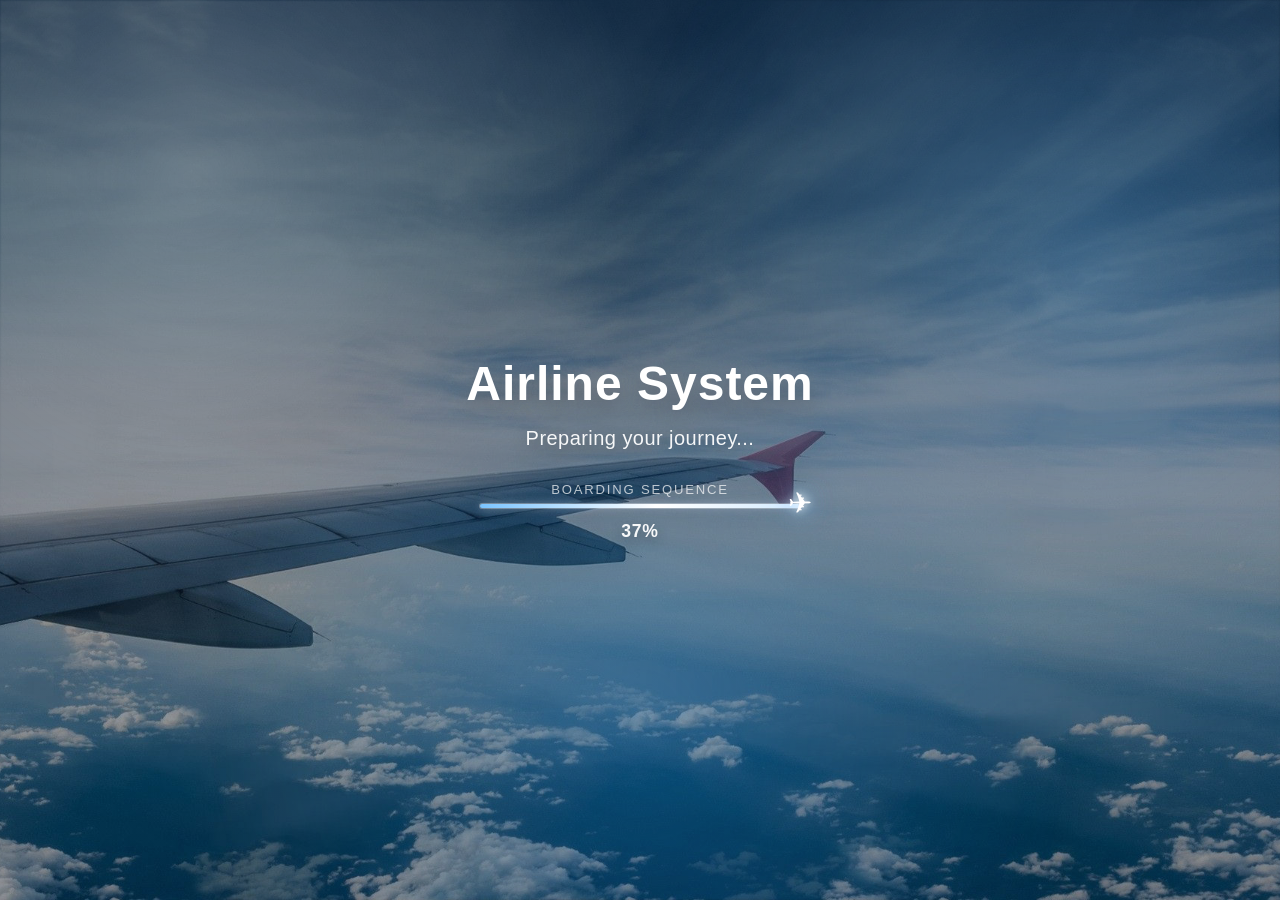
<file: index.html>
<!DOCTYPE html>
<html lang="en">
<head>
	<meta charset="UTF-8" />
	<meta name="viewport" content="width=device-width, initial-scale=1.0" />
	<title>Airline System - Loading</title>

	<!-- Bootstrap 5 (only for layout/alignment responsiveness) -->
	<link
		href="https://cdn.jsdelivr.net/npm/bootstrap@5.3.3/dist/css/bootstrap.min.css"
		rel="stylesheet"
		integrity="sha384-QWTKZyjpPEjISv5WaRU9OFeRpok6YctnYmDr5pNlyT2bRjXh0JMhjY6hW+ALEwIH"
		crossorigin="anonymous"
	/>

	<!-- Font Awesome (airplane icon) -->
	<link
		rel="stylesheet"
		href="https://cdnjs.cloudflare.com/ajax/libs/font-awesome/6.5.2/css/all.min.css"
		integrity="sha512-SnH5WK+bZxgPHs44uWix+LLJAJ9/2PkPKZ5QiAj6Ta86w+fsb2TkR4j8U5M7M2R5T9jpJ1rssZCvGSqtEtFPdA=="
		crossorigin="anonymous"
		referrerpolicy="no-referrer"
	/>

	<style>
		/* ===== Color system for a premium airline look ===== */
		:root {
			--air-dark-blue: #05254d;
			--air-sky-blue: #1f8ee6;
			--air-soft-blue: #7ac4ff;
			--air-haze-blue: rgba(40, 130, 210, 0.35);
			--air-overlay-dark: rgba(3, 18, 38, 0.72);
			--air-overlay-soft: rgba(3, 18, 38, 0.45);
			--air-white: #ffffff;
			--air-line-bg: rgba(255, 255, 255, 0.2);
			--air-line-fill: linear-gradient(90deg, #7ac4ff 0%, #ffffff 55%, #d4ebff 100%);
			--air-title-glow: rgba(122, 196, 255, 0.55);
			--air-plane-glow: rgba(255, 255, 255, 0.9);
		}

		* {
			box-sizing: border-box;
		}

		body {
			margin: 0;
			min-height: 100vh;
			font-family: "Segoe UI", "Trebuchet MS", Tahoma, sans-serif;
			color: var(--air-white);
			overflow: hidden;
			background-image: url("assests/images/loading.jpg");
			background-size: cover;
			background-position: center;
			background-repeat: no-repeat;
		}

		/* Full-screen stage: no card/box, content sits directly on the background */
		.loading-screen {
			position: relative;
			min-height: 100vh;
			width: 100%;
			padding: 2rem 1rem;
			animation: stageFade 0.9s ease forwards;
			opacity: 0;
		}

		/* Decorative soft beam for futuristic airport-dashboard feel */
		.loading-screen::before {
			content: "";
			position: absolute;
			inset: 0;
			background: linear-gradient(180deg, var(--air-overlay-dark) 0%, var(--air-overlay-soft) 70%);
			pointer-events: none;
		}

		/* Soft glow ring behind centered content */
		.loading-screen::after {
			content: "";
			position: absolute;
			inset: 0;
			background:
				radial-gradient(circle at 15% 20%, rgba(255, 255, 255, 0.25) 0%, rgba(255, 255, 255, 0) 35%),
				radial-gradient(circle at 85% 30%, rgba(122, 196, 255, 0.25) 0%, rgba(122, 196, 255, 0) 38%),
				radial-gradient(circle at 50% 80%, rgba(31, 142, 230, 0.25) 0%, rgba(31, 142, 230, 0) 45%);
			filter: blur(1px);
			pointer-events: none;
		}

		/* Centered content wrapper */
		.loading-content {
			position: relative;
			z-index: 2;
			gap: clamp(1.5rem, 3vh, 2.4rem);
		}


		/* ===== Title content placed directly on background ===== */
		.title-zone {
			position: relative;
			z-index: 2;
			margin: 0;
		}

		.project-title {
			margin: 0;
			font-weight: 700;
			letter-spacing: 1px;
			line-height: 1.2;
			font-size: clamp(1.55rem, 4vw, 3rem);
			text-shadow: 0 6px 20px rgba(0, 0, 0, 0.35), 0 0 22px rgba(255, 255, 255, 0.3);
			transition: text-shadow 0.3s ease;
			opacity: 0;
			animation: fadeUp 0.9s ease forwards;
		}

		.project-title:hover {
			text-shadow: 0 0 28px var(--air-title-glow);
		}

		.project-subtitle {
			margin: 0.65rem 0 0;
			font-size: clamp(0.95rem, 2.2vw, 1.25rem);
			font-weight: 500;
			letter-spacing: 0.45px;
			color: rgba(255, 255, 255, 0.94);
			text-shadow: 0 4px 16px rgba(0, 0, 0, 0.3);
			opacity: 0;
			animation: fadeUp 0.9s ease forwards;
			animation-delay: 0.18s;
		}

		/* ===== Loading line near bottom center ===== */
		.loading-zone {
			position: relative;
			width: min(55vw, 320px);
			z-index: 2;
		}

		/* Base runway/loading line */
        .progress-line {
            position: relative;
            height: 4px;
            border-radius: 999px;
            background: rgba(255, 255, 255, 0.18);
            box-shadow:
                0 0 0 1px rgba(255, 255, 255, 0.28),
                0 0 10px rgba(5, 37, 77, 0.35);
            animation: lineGlow 1.8s ease-in-out infinite;
            overflow: visible;
        }

		/* Fill grows from left to right for loading effect */
		.progress-fill {
			position: absolute;
			left: 0;
			top: 0;
			height: 100%;
			width: 0;
			border-radius: inherit;
			background: var(--air-line-fill);
			animation: fillRun 3s linear forwards;
			box-shadow: 0 0 10px rgba(255, 255, 255, 0.55);
		}

        .plane-icon {

            position: absolute;

            top: -22px;

            left: 0%;

            font-size: 1.8rem;

            color: white;

            z-index: 9999;

            text-shadow:
                0 0 10px white,
                0 0 20px #7ac4ff,
                0 0 30px rgba(122,196,255,0.8);

            animation: planeFly 3s linear forwards;
        }
        
		/* Percentage text below line */
		.loading-percent {
			position: relative;
			margin-top: 0.65rem;
			text-align: center;
			font-weight: 600;
			font-size: clamp(0.95rem, 2vw, 1.1rem);
			letter-spacing: 0.8px;
			color: rgba(255, 255, 255, 0.95);
			text-shadow: 0 4px 12px rgba(0, 0, 0, 0.28);
		}

		/* Optional loading label for clarity */
		.loading-label {
			margin: 0;
			font-size: 0.82rem;
			letter-spacing: 1.8px;
			text-transform: uppercase;
			color: rgba(255, 255, 255, 0.7);
		}

		/* ===== Keyframe animations ===== */
		@keyframes stageFade {
			to {
				opacity: 1;
			}
		}

		@keyframes fadeUp {
			from {
				opacity: 0;
				transform: translateY(10px);
			}
			to {
				opacity: 1;
				transform: translateY(0);
			}
		}

		@keyframes fillRun {
			from {
				width: 0;
			}
			to {
				width: 100%;
			}
		}
        @keyframes planeFly {

            0% {
                left: 0%;
                transform: translateX(-50%) translateY(0px);
            }

            50% {
                transform: translateX(-50%) translateY(-6px);
            }

            100% {
                left: 100%;
                transform: translateX(-50%) translateY(0px);
            }
        }

		@keyframes lineGlow {
			0%, 100% {
				box-shadow:
					0 0 0 1px rgba(255, 255, 255, 0.28),
					0 0 18px rgba(5, 37, 77, 0.55);
			}
			50% {
				box-shadow:
					0 0 0 1px rgba(255, 255, 255, 0.35),
					0 0 24px var(--air-haze-blue);
			}
		}

		/* ===== Responsive adjustments ===== */
		@media (max-width: 767.98px) {
			.title-zone {
				text-align: center;
			}

			.loading-zone {
				width: min(85vw, 360px);
			}
		}

		@media (max-width: 575.98px) {
			.loading-content::before {
				inset: -30% -20% auto;
			}

			.project-title {
				letter-spacing: 0.5px;
			}

			.project-subtitle {
				margin-top: 0.55rem;
			}
		}
	</style>
</head>
<body>
	<!-- Full-screen loading page with content directly blended into the background -->
	<main class="loading-screen container-fluid d-flex align-items-center justify-content-center">
		<div class="loading-content d-flex flex-column align-items-center text-center">
			<!-- Title and subtitle area (no card/container visuals) -->
			<section class="title-zone">
				<h1 class="project-title">Airline System</h1>
				<p class="project-subtitle">Preparing your journey...</p>
			</section>

			<!-- Loading line and airplane animation area (centered) -->
			<section class="loading-zone" aria-label="Loading progress section">
				<p class="loading-label mb-1">Boarding Sequence</p>
				<div class="progress-line" role="progressbar" aria-label="Loading progress">
					<div class="progress-fill"></div>
					<div class="plane-icon">✈</div>
				</div>
				<div class="loading-percent" id="loadingPercent" aria-live="polite">0%</div>
			</section>
		</div>
	</main>

	<script>
		// Update percentage text smoothly over 3 seconds.
		(function () {
			var duration = 3000;
			var start = Date.now();
			var percentEl = document.getElementById("loadingPercent");

			function tick() {
				var elapsed = Date.now() - start;
				var progress = Math.min(elapsed / duration, 1);
				var value = Math.round(progress * 100);
				percentEl.textContent = value + "%";

				if (progress < 1) {
					requestAnimationFrame(tick);
				}
			}

			tick();
		})();

		// Redirect to login page after 3 seconds.
		// setTimeout(function () {
		// 	window.location.href = "pages/auth/login.html";
		// }, 3000);
	</script>
</body>
</html>
</file>
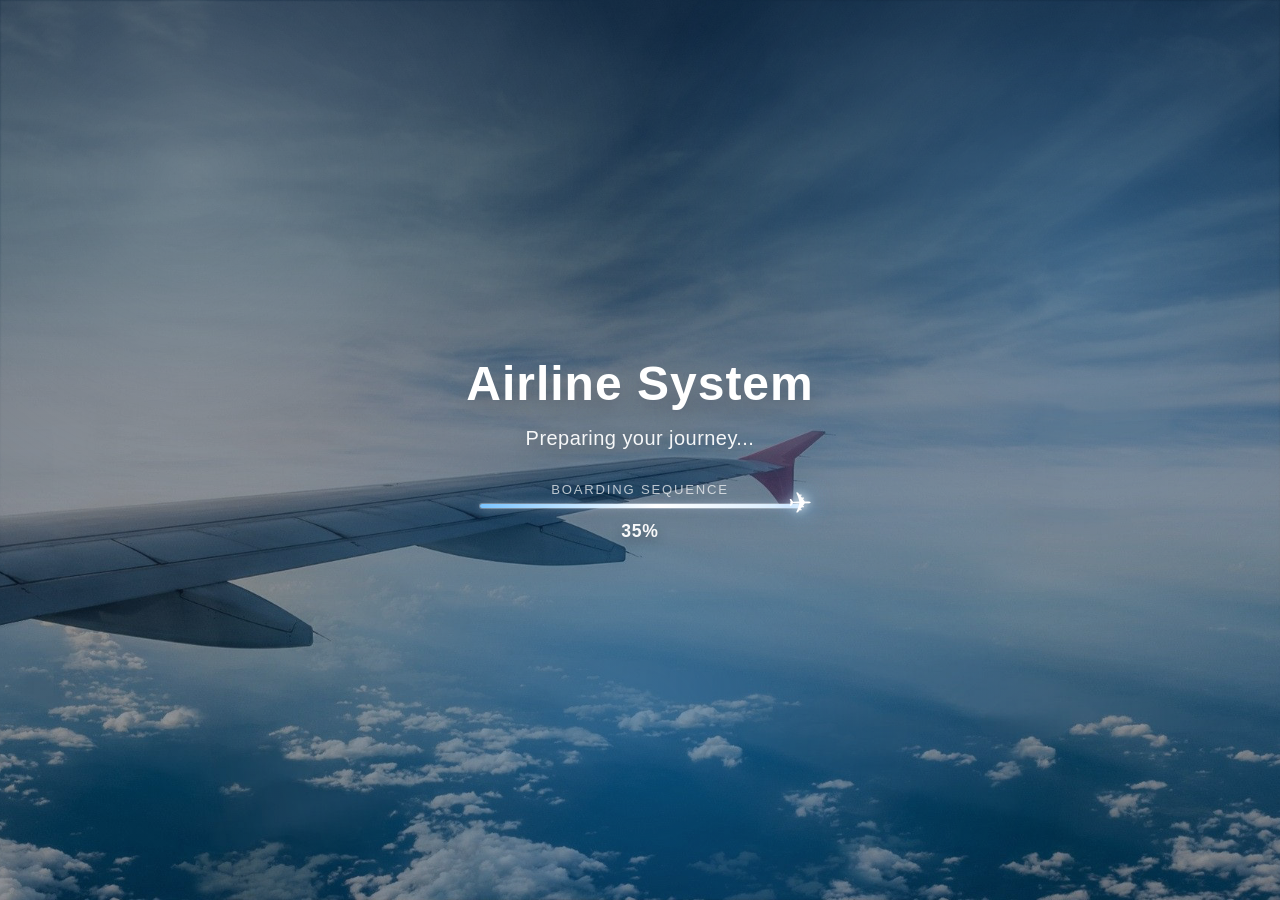
<file: loading.html>
<!DOCTYPE html>
<html lang="en">
<head>
	<meta charset="UTF-8" />
	<meta name="viewport" content="width=device-width, initial-scale=1.0" />
	<title>Airline System - Loading</title>

	<!-- Bootstrap 5 (only for layout/alignment responsiveness) -->
	<link
		href="https://cdn.jsdelivr.net/npm/bootstrap@5.3.3/dist/css/bootstrap.min.css"
		rel="stylesheet"
		integrity="sha384-QWTKZyjpPEjISv5WaRU9OFeRpok6YctnYmDr5pNlyT2bRjXh0JMhjY6hW+ALEwIH"
		crossorigin="anonymous"
	/>

	<!-- Font Awesome (airplane icon) -->
	<link
		rel="stylesheet"
		href="https://cdnjs.cloudflare.com/ajax/libs/font-awesome/6.5.2/css/all.min.css"
		integrity="sha512-SnH5WK+bZxgPHs44uWix+LLJAJ9/2PkPKZ5QiAj6Ta86w+fsb2TkR4j8U5M7M2R5T9jpJ1rssZCvGSqtEtFPdA=="
		crossorigin="anonymous"
		referrerpolicy="no-referrer"
	/>

	<style>
		/* ===== Color system for a premium airline look ===== */
		:root {
			--air-dark-blue: #05254d;
			--air-sky-blue: #1f8ee6;
			--air-soft-blue: #7ac4ff;
			--air-haze-blue: rgba(40, 130, 210, 0.35);
			--air-overlay-dark: rgba(3, 18, 38, 0.72);
			--air-overlay-soft: rgba(3, 18, 38, 0.45);
			--air-white: #ffffff;
			--air-line-bg: rgba(255, 255, 255, 0.2);
			--air-line-fill: linear-gradient(90deg, #7ac4ff 0%, #ffffff 55%, #d4ebff 100%);
			--air-title-glow: rgba(122, 196, 255, 0.55);
			--air-plane-glow: rgba(255, 255, 255, 0.9);
		}

		* {
			box-sizing: border-box;
		}

		body {
			margin: 0;
			min-height: 100vh;
			font-family: "Segoe UI", "Trebuchet MS", Tahoma, sans-serif;
			color: var(--air-white);
			overflow: hidden;
			background-image: url("assests/images/loading.jpg");
			background-size: cover;
			background-position: center;
			background-repeat: no-repeat;
		}

		/* Full-screen stage: no card/box, content sits directly on the background */
		.loading-screen {
			position: relative;
			min-height: 100vh;
			width: 100%;
			padding: 2rem 1rem;
			animation: stageFade 0.9s ease forwards;
			opacity: 0;
		}

		/* Decorative soft beam for futuristic airport-dashboard feel */
		.loading-screen::before {
			content: "";
			position: absolute;
			inset: 0;
			background: linear-gradient(180deg, var(--air-overlay-dark) 0%, var(--air-overlay-soft) 70%);
			pointer-events: none;
		}

		/* Soft glow ring behind centered content */
		.loading-screen::after {
			content: "";
			position: absolute;
			inset: 0;
			background:
				radial-gradient(circle at 15% 20%, rgba(255, 255, 255, 0.25) 0%, rgba(255, 255, 255, 0) 35%),
				radial-gradient(circle at 85% 30%, rgba(122, 196, 255, 0.25) 0%, rgba(122, 196, 255, 0) 38%),
				radial-gradient(circle at 50% 80%, rgba(31, 142, 230, 0.25) 0%, rgba(31, 142, 230, 0) 45%);
			filter: blur(1px);
			pointer-events: none;
		}

		/* Centered content wrapper */
		.loading-content {
			position: relative;
			z-index: 2;
			gap: clamp(1.5rem, 3vh, 2.4rem);
		}


		/* ===== Title content placed directly on background ===== */
		.title-zone {
			position: relative;
			z-index: 2;
			margin: 0;
		}

		.project-title {
			margin: 0;
			font-weight: 700;
			letter-spacing: 1px;
			line-height: 1.2;
			font-size: clamp(1.55rem, 4vw, 3rem);
			text-shadow: 0 6px 20px rgba(0, 0, 0, 0.35), 0 0 22px rgba(255, 255, 255, 0.3);
			transition: text-shadow 0.3s ease;
			opacity: 0;
			animation: fadeUp 0.9s ease forwards;
		}

		.project-title:hover {
			text-shadow: 0 0 28px var(--air-title-glow);
		}

		.project-subtitle {
			margin: 0.65rem 0 0;
			font-size: clamp(0.95rem, 2.2vw, 1.25rem);
			font-weight: 500;
			letter-spacing: 0.45px;
			color: rgba(255, 255, 255, 0.94);
			text-shadow: 0 4px 16px rgba(0, 0, 0, 0.3);
			opacity: 0;
			animation: fadeUp 0.9s ease forwards;
			animation-delay: 0.18s;
		}

		/* ===== Loading line near bottom center ===== */
		.loading-zone {
			position: relative;
			width: min(55vw, 320px);
			z-index: 2;
		}

		/* Base runway/loading line */
        .progress-line {
            position: relative;
            height: 4px;
            border-radius: 999px;
            background: rgba(255, 255, 255, 0.18);
            box-shadow:
                0 0 0 1px rgba(255, 255, 255, 0.28),
                0 0 10px rgba(5, 37, 77, 0.35);
            animation: lineGlow 1.8s ease-in-out infinite;
            overflow: visible;
        }

		/* Fill grows from left to right for loading effect */
		.progress-fill {
			position: absolute;
			left: 0;
			top: 0;
			height: 100%;
			width: 0;
			border-radius: inherit;
			background: var(--air-line-fill);
			animation: fillRun 3s linear forwards;
			box-shadow: 0 0 10px rgba(255, 255, 255, 0.55);
		}

        .plane-icon {

            position: absolute;

            top: -22px;

            left: 0%;

            font-size: 1.8rem;

            color: white;

            z-index: 9999;

            text-shadow:
                0 0 10px white,
                0 0 20px #7ac4ff,
                0 0 30px rgba(122,196,255,0.8);

            animation: planeFly 3s linear forwards;
        }
        
		/* Percentage text below line */
		.loading-percent {
			position: relative;
			margin-top: 0.65rem;
			text-align: center;
			font-weight: 600;
			font-size: clamp(0.95rem, 2vw, 1.1rem);
			letter-spacing: 0.8px;
			color: rgba(255, 255, 255, 0.95);
			text-shadow: 0 4px 12px rgba(0, 0, 0, 0.28);
		}

		/* Optional loading label for clarity */
		.loading-label {
			margin: 0;
			font-size: 0.82rem;
			letter-spacing: 1.8px;
			text-transform: uppercase;
			color: rgba(255, 255, 255, 0.7);
		}

		/* ===== Keyframe animations ===== */
		@keyframes stageFade {
			to {
				opacity: 1;
			}
		}

		@keyframes fadeUp {
			from {
				opacity: 0;
				transform: translateY(10px);
			}
			to {
				opacity: 1;
				transform: translateY(0);
			}
		}

		@keyframes fillRun {
			from {
				width: 0;
			}
			to {
				width: 100%;
			}
		}
        @keyframes planeFly {

            0% {
                left: 0%;
                transform: translateX(-50%) translateY(0px);
            }

            50% {
                transform: translateX(-50%) translateY(-6px);
            }

            100% {
                left: 100%;
                transform: translateX(-50%) translateY(0px);
            }
        }

		@keyframes lineGlow {
			0%, 100% {
				box-shadow:
					0 0 0 1px rgba(255, 255, 255, 0.28),
					0 0 18px rgba(5, 37, 77, 0.55);
			}
			50% {
				box-shadow:
					0 0 0 1px rgba(255, 255, 255, 0.35),
					0 0 24px var(--air-haze-blue);
			}
		}

		/* ===== Responsive adjustments ===== */
		@media (max-width: 767.98px) {
			.title-zone {
				text-align: center;
			}

			.loading-zone {
				width: min(85vw, 360px);
			}
		}

		@media (max-width: 575.98px) {
			.loading-content::before {
				inset: -30% -20% auto;
			}

			.project-title {
				letter-spacing: 0.5px;
			}

			.project-subtitle {
				margin-top: 0.55rem;
			}
		}
	</style>
</head>
<body>
	<main class="loading-screen container-fluid d-flex align-items-center justify-content-center">
		<div class="loading-content d-flex flex-column align-items-center text-center">
			<section class="title-zone">
				<h1 class="project-title">Airline System</h1>
				<p class="project-subtitle">Preparing your journey...</p>
			</section>

			<section class="loading-zone" aria-label="Loading progress section">
				<p class="loading-label mb-1">Boarding Sequence</p>
				<div class="progress-line" role="progressbar" aria-label="Loading progress">
					<div class="progress-fill"></div>
					<div class="plane-icon">✈</div>
				</div>
				<div class="loading-percent" id="loadingPercent" aria-live="polite">0%</div>
			</section>
		</div>
	</main>

	<script>
		(function () {
			var duration = 3000;
			var start = Date.now();
			var percentEl = document.getElementById("loadingPercent");

			function tick() {
				var elapsed = Date.now() - start;
				var progress = Math.min(elapsed / duration, 1);
				var value = Math.round(progress * 100);
				percentEl.textContent = value + "%";

				if (progress < 1) {
					requestAnimationFrame(tick);
				}
			}

			tick();
		})();

		setTimeout(function () {
			window.location.href = "pages/auth/login.html";
		}, 3000);
	</script>
</body>
</html>
</file>
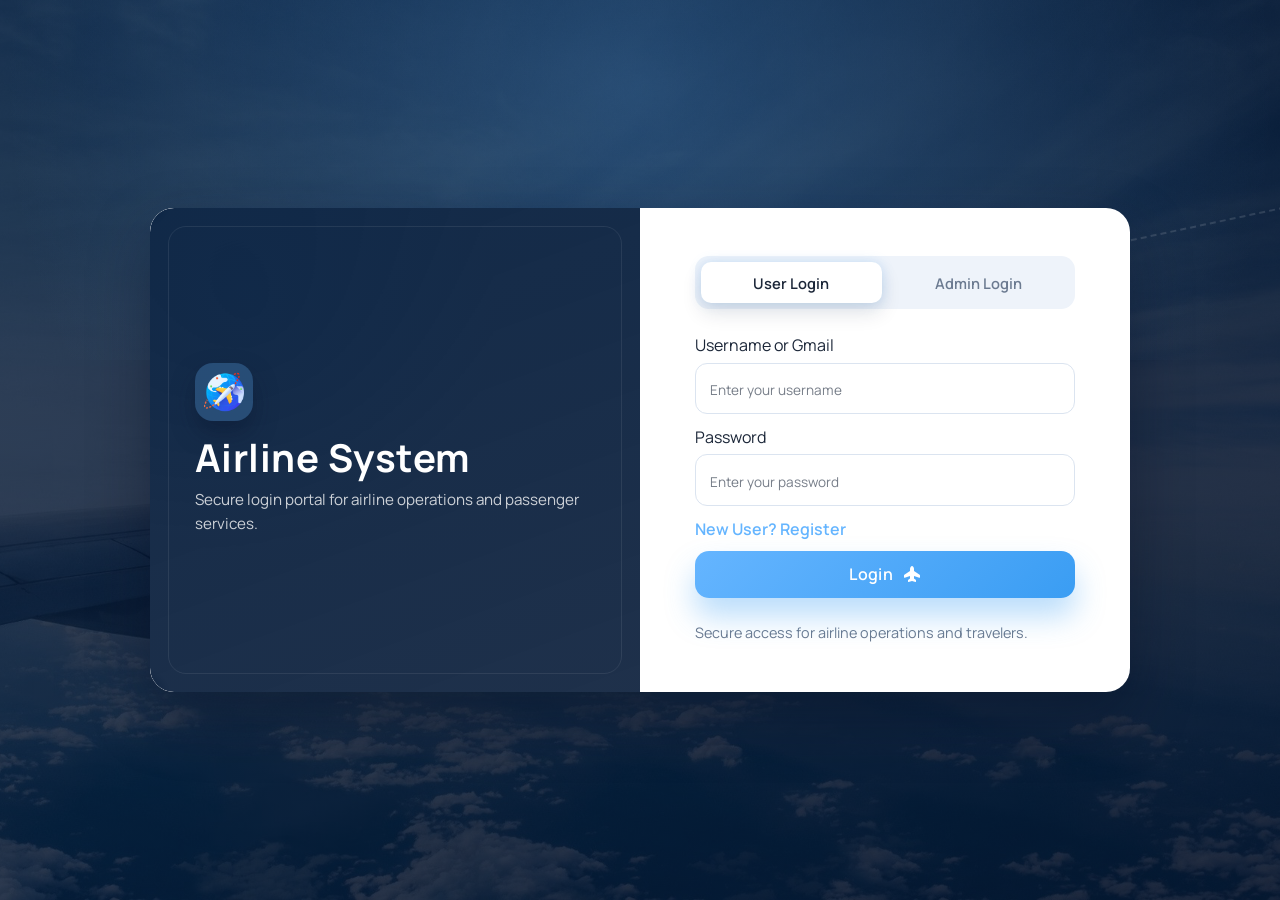
<file: pages/auth/login.html>
<!DOCTYPE html>
<html lang="en">
<head>
	<meta charset="UTF-8" />
	<meta name="viewport" content="width=device-width, initial-scale=1.0" />
	<title>Airline System - Login</title>

	<link
		href="https://cdn.jsdelivr.net/npm/bootstrap@5.3.3/dist/css/bootstrap.min.css"
		rel="stylesheet"
		integrity="sha384-QWTKZyjpPEjISv5WaRU9OFeRpok6YctnYmDr5pNlyT2bRjXh0JMhjY6hW+ALEwIH"
		crossorigin="anonymous"
	/>

	<link
		rel="stylesheet"
		href="https://cdnjs.cloudflare.com/ajax/libs/font-awesome/6.5.2/css/all.min.css"
		integrity="sha512-SnH5WK+bZxgPHs44uWix+LLJAJ9/2PkPKZ5QiAj6Ta86w+fsb2TkR4j8U5M7M2R5T9jpJ1rssZCvGSqtEtFPdA=="
		crossorigin="anonymous"
		referrerpolicy="no-referrer"
	/>

	<link
		href="https://fonts.googleapis.com/css2?family=Manrope:wght@300;400;500;600;700&display=swap"
		rel="stylesheet"
	/>

	<link rel="stylesheet" href="../../assests/css/style.css" />
</head>
<body class="login-page">
	<main class="login-wrapper d-flex align-items-center">
		<div class="container">
			<div class="login-card row g-0 align-items-stretch">
				<section class="col-lg-6 login-hero">
					<div class="hero-content">
						<div class="hero-icon">
							<img src="../../assests/images/airplane.png" alt="Airline logo" />
						</div>
						<h1 class="hero-title">Airline System</h1>
						<p class="hero-note">
							Secure login portal for airline operations and passenger services.
						</p>
					</div>
				</section>

				<section class="col-lg-6 login-form-section">
					<div class="form-shell">
						<div class="login-tabs" role="tablist">
							<button
								class="tab-button is-active"
								type="button"
								data-target="user"
								role="tab"
								aria-selected="true"
							>
								User Login
							</button>
							<button
								class="tab-button"
								type="button"
								data-target="admin"
								role="tab"
								aria-selected="false"
							>
								Admin Login
							</button>
						</div>

						<div class="tab-panels mt-4">
							<div class="form-panel is-active" data-panel="user">
								<form id="userLoginForm" class="user-auth-form is-active" autocomplete="off">
									<div class="mb-3">
										<label for="userName" class="form-label">Username or Gmail</label>
										<input
											type="text"
											class="form-control form-control-lg"
											id="userName"
											placeholder="Enter your username"
											required
										/>
									</div>

									<div class="mb-3">
										<label for="userPassword" class="form-label">Password</label>
										<input
											type="password"
											class="form-control form-control-lg"
											id="userPassword"
											placeholder="Enter your password"
											required
										/>
									</div>

									<div class="mb-3">
										<a class="register-link" href="#" data-auth="show-register">New User? Register</a>
									</div>

									<button type="submit" class="btn btn-login w-100">
										Login
										<i class="fa-solid fa-plane-up ms-2" aria-hidden="true"></i>
									</button>
								</form>

								<form id="userRegisterForm" class="user-auth-form" autocomplete="off">
									<div class="mb-3">
										<label for="registerUsername" class="form-label">Username</label>
										<input
											type="text"
											class="form-control form-control-lg"
											id="registerUsername"
											placeholder="Choose a username"
											required
										/>
									</div>
									<div class="mb-3">
										<label for="registerGmail" class="form-label">Gmail</label>
										<input
											type="email"
											class="form-control form-control-lg"
											id="registerGmail"
											placeholder="Enter your Gmail"
											required
										/>
									</div>

									<div class="mb-3">
										<label for="registerPassword" class="form-label">Password</label>
										<input
											type="password"
											class="form-control form-control-lg"
											id="registerPassword"
											placeholder="Create a password"
											required
										/>
									</div>

									<div class="mb-3">
										<label for="registerConfirm" class="form-label">Confirm Password</label>
										<input
											type="password"
											class="form-control form-control-lg"
											id="registerConfirm"
											placeholder="Confirm your password"
											required
										/>
									</div>

									<button type="submit" class="btn btn-outline-primary w-100">Register</button>

									<div class="mt-3">
										<a class="register-link" href="#" data-auth="show-login">
											Already have account? Login
										</a>
									</div>
								</form>
							</div>

							<form
								id="adminLoginForm"
								class="form-panel"
								autocomplete="off"
								data-panel="admin"
							>
								<div class="mb-3">
									<label for="adminId" class="form-label">Admin ID</label>
									<input
										type="text"
										class="form-control form-control-lg"
										id="adminId"
										placeholder="Enter admin ID"
										required
									/>
								</div>

								<div class="mb-4">
									<label for="adminPassword" class="form-label">Password</label>
									<input
										type="password"
										class="form-control form-control-lg"
										id="adminPassword"
										placeholder="Enter your password"
										required
									/>
								</div>

								<button type="submit" class="btn btn-login w-100">
									Login
									<i class="fa-solid fa-plane-up ms-2" aria-hidden="true"></i>
								</button>
							</form>
						</div>

						<p class="form-footer mt-4">Secure access for airline operations and travelers.</p>
					</div>
				</section>
			</div>
		</div>
	</main>

	<script>
		var tabButtons = document.querySelectorAll(".tab-button");
		var panels = document.querySelectorAll(".form-panel");
		var userLoginForm = document.getElementById("userLoginForm");
		var userRegisterForm = document.getElementById("userRegisterForm");
		var adminForm = document.getElementById("adminLoginForm");

		tabButtons.forEach(function (button) {
			button.addEventListener("click", function () {
				var target = button.getAttribute("data-target");

				tabButtons.forEach(function (item) {
					item.classList.remove("is-active");
					item.setAttribute("aria-selected", "false");
				});

				panels.forEach(function (panel) {
					panel.classList.remove("is-active");
					if (panel.getAttribute("data-panel") === target) {
						panel.classList.add("is-active");
					}
				});

				button.classList.add("is-active");
				button.setAttribute("aria-selected", "true");
			});
		});

		document.querySelectorAll("[data-auth]").forEach(function (link) {
			link.addEventListener("click", function (event) {
				event.preventDefault();
				var action = link.getAttribute("data-auth");
				if (action === "show-register") {
					userLoginForm.classList.remove("is-active");
					userRegisterForm.classList.add("is-active");
				} else {
					userRegisterForm.classList.remove("is-active");
					userLoginForm.classList.add("is-active");
				}
			});
		});

		userLoginForm.addEventListener("submit", function (event) {
			event.preventDefault();
			window.location.href = "user-dashboard.html";
		});

		userRegisterForm.addEventListener("submit", function (event) {
			event.preventDefault();
		});

		adminForm.addEventListener("submit", function (event) {
			event.preventDefault();
			window.location.href = "admin-dashboard.html";
		});
	</script>
</body>
</html>
</file>
<file: assests/css/style.css>
:root {
    --air-midnight: #061a37;
    --air-midnight-deep: #041129;
    --air-sky: #65b5ff;
    --air-soft-sky: #9dd2ff;
    --air-white: #ffffff;
    --air-ink: #1b2638;
    --air-muted: #6b7a90;
    --air-card-shadow: 0 25px 60px rgba(3, 12, 32, 0.35);
}

body {
    font-family: "Manrope", "Segoe UI", Tahoma, sans-serif;
}

.login-page {
    min-height: 100vh;
    background:
        linear-gradient(135deg, rgba(6, 26, 55, 0.82) 0%, rgba(4, 17, 41, 0.88) 100%),
        radial-gradient(circle at top left, rgba(101, 181, 255, 0.25), transparent 45%),
        radial-gradient(circle at 80% 30%, rgba(157, 210, 255, 0.2), transparent 40%),
        url("../images/loading.jpg");
    background-size: cover;
    background-position: center;
    background-repeat: no-repeat;
    color: var(--air-white);
    position: relative;
    overflow: hidden;
}

.login-page::before {
    content: "";
    position: absolute;
    inset: -20% -30% auto;
    height: 60vh;
    background: radial-gradient(circle, rgba(101, 181, 255, 0.25) 0%, transparent 60%);
    animation: glowDrift 8s ease-in-out infinite;
    pointer-events: none;
    z-index: 0;
}

.login-page::after {
    content: "";
    position: absolute;
    right: -10%;
    top: 25%;
    width: 420px;
    height: 2px;
    border-top: 2px dashed rgba(255, 255, 255, 0.25);
    transform: rotate(-12deg);
    opacity: 0.5;
    pointer-events: none;
    z-index: 0;
}

.login-wrapper {
    min-height: 100vh;
    padding: 2rem 0;
    position: relative;
    z-index: 1;
}

.login-card {
    background: var(--air-white);
    border-radius: 24px;
    overflow: hidden;
    box-shadow: var(--air-card-shadow);
    max-width: 980px;
    margin: 0 auto;
}

.login-hero {
    background:
        linear-gradient(160deg, rgba(5, 30, 62, 0.95) 0%, rgba(6, 26, 55, 0.9) 100%),
        radial-gradient(circle at 20% 20%, rgba(101, 181, 255, 0.35), transparent 45%);
    padding: 2.8rem 2.8rem;
    display: flex;
    align-items: center;
    justify-content: center;
    position: relative;
    backdrop-filter: blur(6px);
}

.login-hero::before {
    content: "";
    position: absolute;
    inset: 18px;
    border: 1px solid rgba(255, 255, 255, 0.08);
    border-radius: 18px;
    pointer-events: none;
}

.hero-content {
    max-width: 420px;
    width: 100%;
    display: flex;
    flex-direction: column;
    align-items: flex-start;
    gap: 0.45rem;
}

.hero-icon {
    width: 58px;
    height: 58px;
    border-radius: 18px;
    background: rgba(101, 181, 255, 0.25);
    display: inline-flex;
    align-items: center;
    justify-content: center;
    color: var(--air-soft-sky);
    font-size: 1.65rem;
    margin-bottom: 0.4rem;
    padding: 0.55rem;
    box-shadow: 0 12px 25px rgba(8, 20, 45, 0.4);
}

.hero-icon img {
    width: 100%;
    height: 100%;
    object-fit: contain;
    display: block;
}

.hero-title {
    font-size: clamp(1.8rem, 3vw, 2.7rem);
    font-weight: 700;
    letter-spacing: 0.5px;
    margin: 0;
}

.hero-note {
    color: rgba(255, 255, 255, 0.78);
    font-size: 0.95rem;
    line-height: 1.6;
    margin: 0;
}


.login-form-section {
    padding: 3rem 2.4rem;
    color: var(--air-ink);
    display: flex;
    align-items: center;
}

.form-shell {
    width: 100%;
    max-width: 380px;
    margin: 0 auto;
}

.login-tabs {
    display: grid;
    grid-template-columns: repeat(2, 1fr);
    gap: 0.35rem;
    background: #eef3fa;
    padding: 0.35rem;
    border-radius: 14px;
}

.tab-button {
    border: none;
    background: transparent;
    padding: 0.6rem 0.9rem;
    font-weight: 600;
    font-size: 0.92rem;
    color: var(--air-muted);
    border-radius: 10px;
    transition: background 0.25s ease, color 0.25s ease, box-shadow 0.25s ease, transform 0.25s ease;
}

.tab-button:hover {
    color: var(--air-ink);
    transform: translateY(-1px);
}

.tab-button.is-active {
    background: var(--air-white);
    color: var(--air-ink);
    box-shadow:
        0 10px 20px rgba(18, 32, 54, 0.12),
        0 0 12px rgba(101, 181, 255, 0.25);
}

.tab-panels {
    position: relative;
    margin-top: 1.25rem;
}


.form-panel {
    display: none;
    animation: panelFade 0.25s ease;
}

.form-panel.is-active {
    display: block;
}

.user-auth-form {
    display: none;
    animation: panelFade 0.25s ease;
}

.user-auth-form.is-active {
    display: block;
}

@keyframes panelFade {
    from {
        opacity: 0;
        transform: translateY(6px);
    }
    to {
        opacity: 1;
        transform: translateY(0);
    }
}

.form-title {
    font-size: 1.8rem;
    font-weight: 700;
    margin-bottom: 0.4rem;
}

.form-subtitle {
    color: var(--air-muted);
    margin-bottom: 0;
}

.form-control,
.form-select {
    border-radius: 12px;
    border: 1px solid #dbe4f0;
    padding: 0.62rem 0.9rem;
    transition: box-shadow 0.2s ease, border-color 0.2s ease, transform 0.2s ease;
}

.form-control::placeholder,
.form-select::placeholder {
    font-size: 0.85rem;
    color: rgba(27, 38, 56, 0.6);
}

.form-control:focus,
.form-select:focus {
    border-color: var(--air-sky);
    box-shadow: 0 0 0 0.18rem rgba(101, 181, 255, 0.22), 0 8px 18px rgba(6, 26, 55, 0.1);
    transform: translateY(-1px);
}

.btn-login {
    background: linear-gradient(135deg, var(--air-sky), #3a9df3);
    color: var(--air-white);
    border: none;
    border-radius: 14px;
    padding: 0.72rem 1.05rem;
    font-weight: 600;
    letter-spacing: 0.3px;
    box-shadow: 0 18px 30px rgba(58, 157, 243, 0.35);
    transition: transform 0.2s ease, box-shadow 0.2s ease, filter 0.2s ease;
    position: relative;
    overflow: hidden;
}

.btn-login::after {
    content: "";
    position: absolute;
    top: 0;
    left: -60%;
    width: 40%;
    height: 100%;
    background: linear-gradient(120deg, transparent, rgba(255, 255, 255, 0.35), transparent);
    transition: left 0.45s ease;
}

.btn-login:hover {
    transform: translateY(-2px);
    box-shadow: 0 22px 35px rgba(58, 157, 243, 0.4);
    filter: brightness(1.02);
}

.btn-login:hover::after {
    left: 110%;
}

.btn-outline-primary {
    border-radius: 14px;
    border-color: rgba(101, 181, 255, 0.5);
    color: var(--air-ink);
    font-weight: 600;
    padding: 0.68rem 1.05rem;
    transition: transform 0.2s ease, box-shadow 0.2s ease, background 0.2s ease;
}

.btn-outline-primary:hover {
    background: rgba(101, 181, 255, 0.12);
    border-color: rgba(101, 181, 255, 0.7);
    transform: translateY(-2px);
    box-shadow: 0 12px 20px rgba(58, 157, 243, 0.2);
}

.forgot-link {
    color: var(--air-sky);
    font-weight: 600;
    text-decoration: none;
    transition: color 0.2s ease;
}

.forgot-link:hover {
    color: #2c8ee6;
}

.form-footer {
    color: var(--air-muted);
    font-size: 0.9rem;
    margin-bottom: 0;
}

.register-link {
    color: var(--air-sky);
    font-weight: 600;
    text-decoration: none;
    transition: color 0.2s ease;
}

.register-link:hover {
    color: #2c8ee6;
}

.login-form-section .mb-3 {
    margin-bottom: 0.65rem !important;
}

.login-form-section .mb-4 {
    margin-bottom: 0.8rem !important;
}

.form-label {
    margin-bottom: 0.35rem;
}

#userRegisterForm {
    margin-top: 0.4rem;
}

@keyframes glowDrift {
    0%, 100% {
        transform: translateX(0) translateY(0);
        opacity: 0.6;
    }
    50% {
        transform: translateX(20px) translateY(12px);
        opacity: 0.9;
    }
}


@media (max-width: 991.98px) {
    .login-hero,
    .login-form-section {
        padding: 2.5rem 2rem;
    }
}

@media (max-width: 575.98px) {
    .login-card {
        border-radius: 20px;
    }

    .login-hero,
    .login-form-section {
        padding: 2.2rem 1.6rem;
    }
}
</file>
